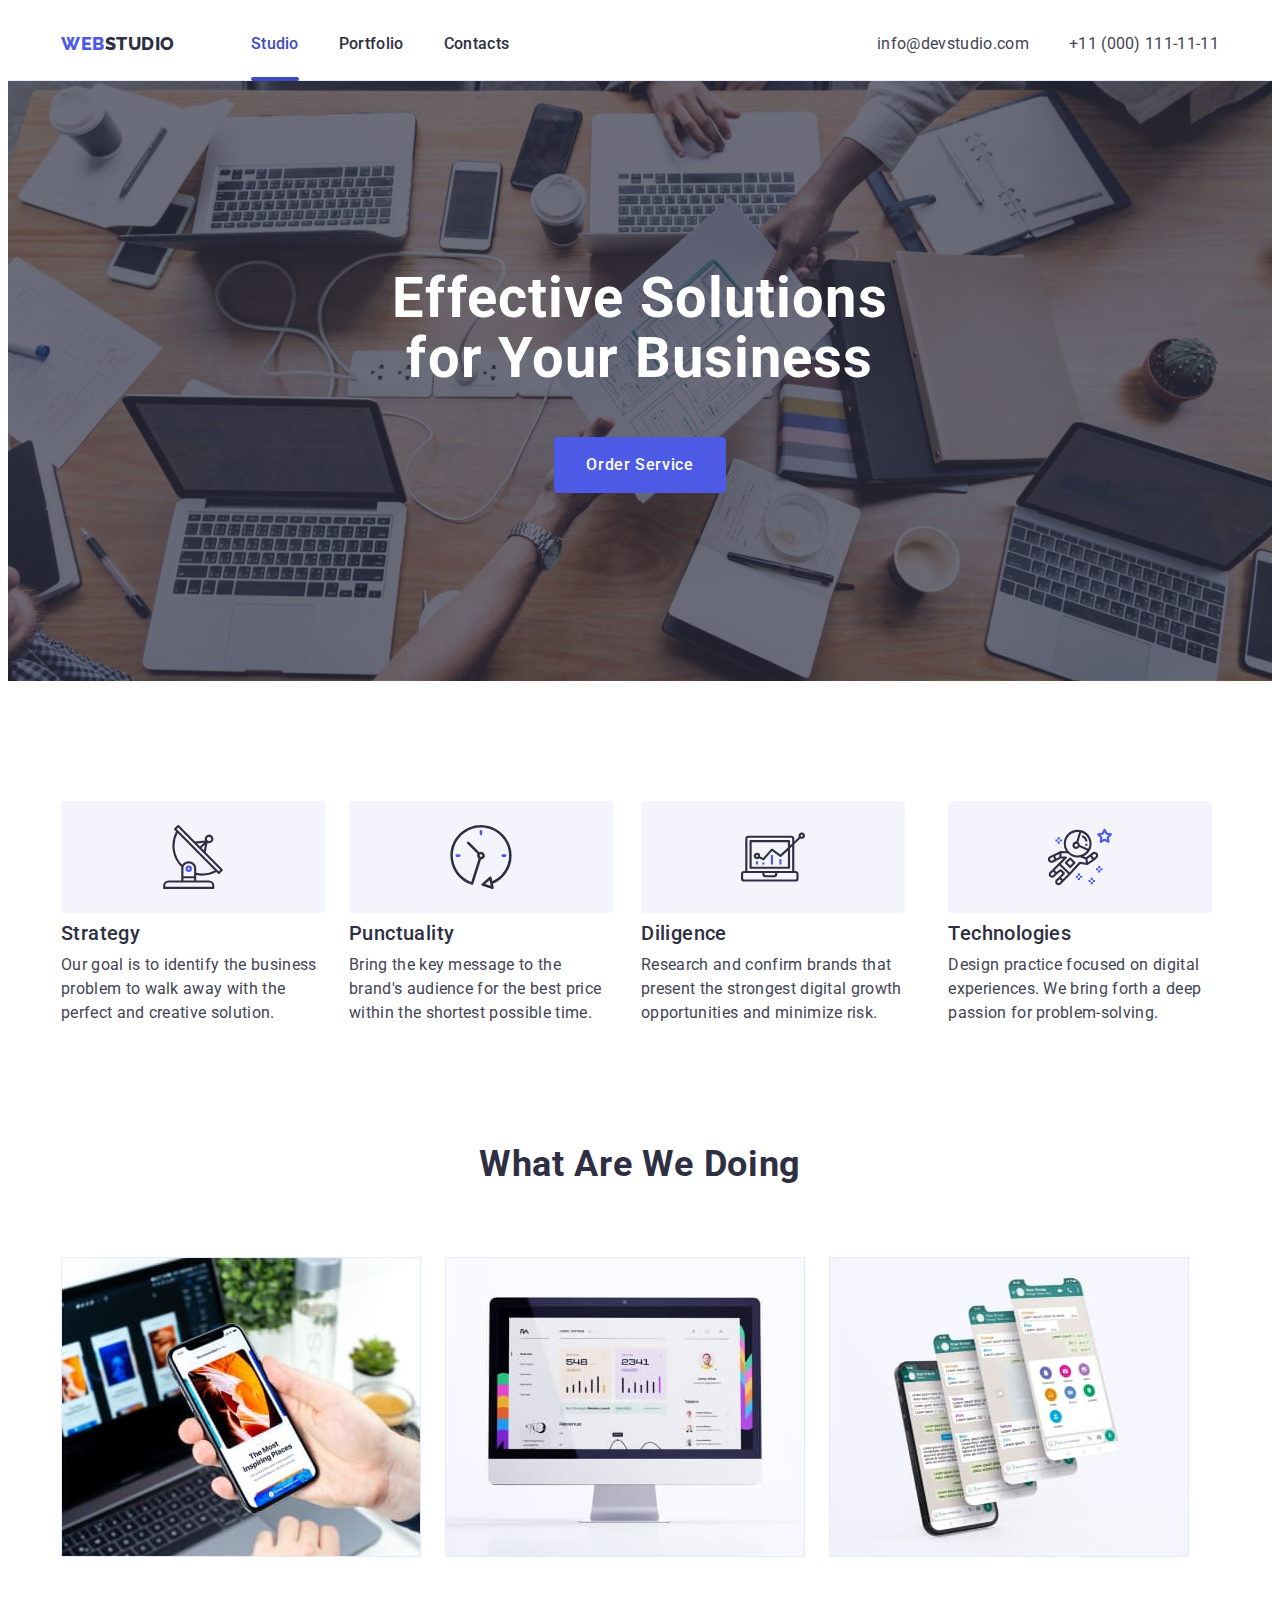
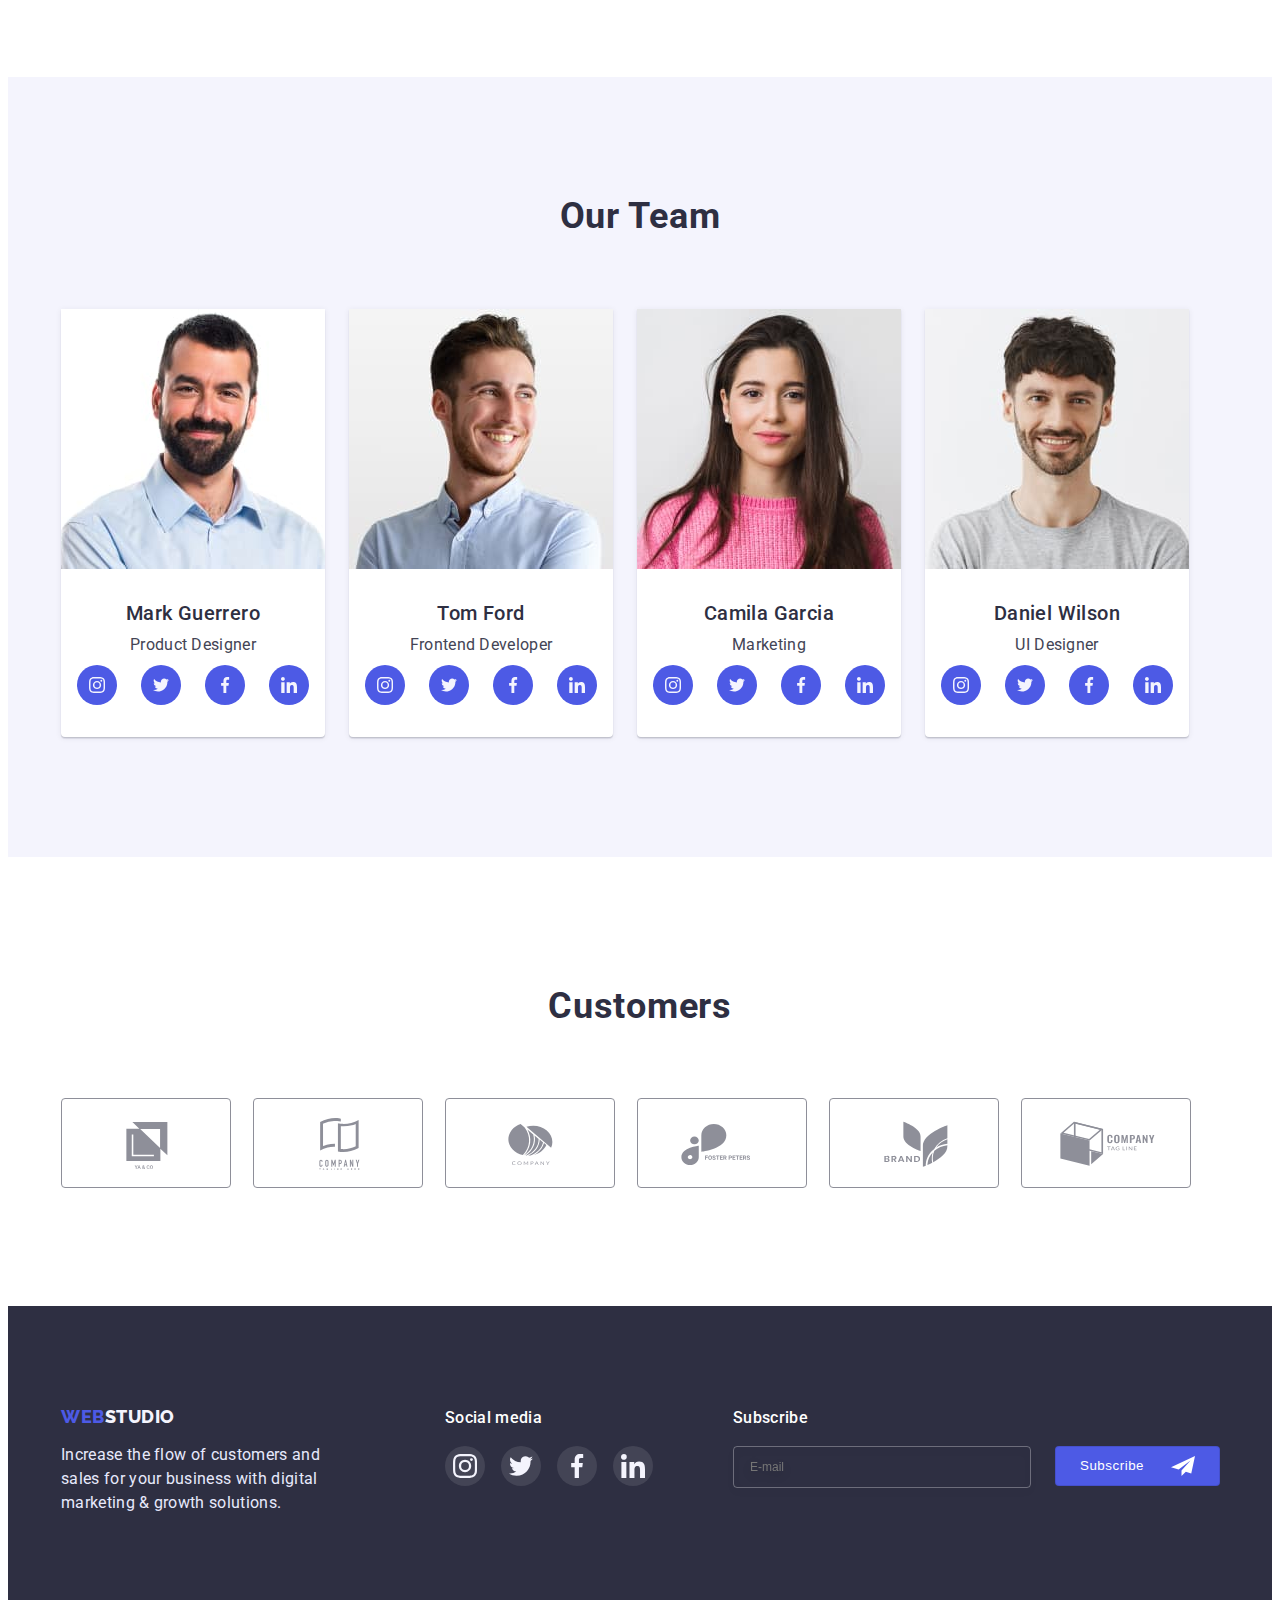
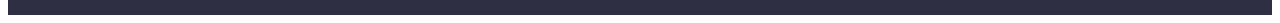
<file: index.html>
<!DOCTYPE html>
<html lang="en">
<head>
    <meta charset="UTF-8">
    <meta http-equiv="X-UA-Compatible" content="IE=edge">
    <meta name="viewport" content="width=device-width, initial-scale=1.0">
    <title>Effective Solutions for Your Business</title>
    <link rel="preconnect" href="https://fonts.googleapis.com">
    <link rel="preconnect" href="https://fonts.gstatic.com" crossorigin>
    <link href="https://fonts.googleapis.com/css2?family=Raleway:wght@800&family=Roboto:wght@400;500;700;900&display=swap" rel="stylesheet">
    <link rel="stylesheet" href="https://cdnjs.cloudflare.com/ajax/libs/modern-normalize/1.1.0/modern-normalize.min.css" integrity="sha512-wpPYUAdjBVSE4KJnH1VR1HeZfpl1ub8YT/NKx4PuQ5NmX2tKuGu6U/JRp5y+Y8XG2tV+wKQpNHVUX03MfMFn9Q==" crossorigin="anonymous" referrerpolicy="no-referrer" />
    <link rel="stylesheet" href="css/style.css">
</head>
<body>
<header class="header">
    <div class="container header-сontainer">
<nav class="header-nav"> 
    <a class="logo link" href="./portfolio.html">
     <span class="logo-two">Web</span>Studio</a>
    <ul class="header-list list">
        <li class="header-item"><a class="header-link current link" href="index.html">Studio</a></li>
        <li class="header-item"><a class="header-link link" href="portfolio.html">Portfolio</a></li>
        <li class="header-item"><a class="header-link link" href="">Contacts</a></li>
    </ul>    
</nav>
<address class="address">
     <ul class="address-contact list">
        <li class="contact"><a class="contact-link link" href="mailto:info@devstudio.com">info@devstudio.com</a></li>
        <li class="contact"><a class="contact-link link" href="tel:+110001111111">+11 (000) 111-11-11</a></li>
     </ul>
</address>
</div>
</header>
<main>
    <section class="hero">
        <div class="container">
        <h1 class="hero-title">
            Effective Solutions
            for Your Business</h1>  
        <button class="btn btn-style" type="button" data-modal-open>Order Service</button>
         </div>  
    </section>
        <section class="about">
           <div class="container">
                <h2 class="hidden">features</h2>
                <ul class="about-list">
                    <li class="about-item">
                       <div class="about-soc">
                            <svg width="64" height="64">
                                <use href="./images/icons.svg#icon-antenna">
                                </use>
                            </svg>
                       </div>
                    <h3 class="about-title">Strategy</h3>
                    <p class="about-after-title">Our goal is to identify the business
                        problem to walk away with the perfect and creative solution. </p>
                    </li>
                    <li class="about-item">
                        <div class="about-soc">
                        <svg width="64" height="64">
                            <use href="./images/icons.svg#icon-clock">   
                                </use>
                            
                        </svg>
                        </div>
                    <h3 class="about-title">Punctuality</h3>
                    <p class="about-after-title">Bring the key message to the brand's audience for the best price within the shortest possible time. </p>
                    </li>
                    <li class="about-item">
                        <div class="about-soc">
                            <svg width="64" height="64">
                                <use href="./images/icons.svg#icon-diagram">
                                </use>
                            </svg>
                        </div>
                    <h3 class="about-title">Diligence</h3>
                    <p class="about-after-title">Research and confirm brands that present the strongest digital growth opportunities and minimize risk. </p>
                    </li>
                    <li class="about-item">
                        <div class="about-soc">
                            <svg width="64" height="64">
                                <use href="./images/icons.svg#icon-astronaut">
                                </use>
                            </svg>
                        </div>
                    <h3 class="about-title">Technologies</h3>
                    <p class="about-after-title">Design practice focused on digital experiences. We bring forth a deep passion for problem-solving. </p>
                    </li>
                </ul>
           </div>
        </section>
        <section class="work">
            <div class="container">
                <h2 class="work-title">What are we doing</h2>
                <ul class="work-list list">
                     <li class="work-item">
                        <img src="./images/5.jpg" alt="monitor" width="360" height="300">
                     </li>
                     <li class="work-item">
                         <img src="./images/6.jpg" alt="screen" width="360" height="300">
                     </li>
                     <li class="work-item"><img src="./images/7.jpg" alt="calling" width="360" height="300">
                     </li>
                </ul>
            </div>
         </section>
         <section class="team">
           <div class="container">
                <h2 class="team-title">Our Team</h2>
             <ul class="team-list list">
             <li class="team-item">
                <img src="./images/1.jpg" alt="Product Designer" width="264" height="260">
                <h3 class="team-title-employee">Mark Guerrero</h3>
                <p class="team-after-title">Product Designer</p>
                    <ul class="team-soc-list list">
                        <li class="team-soc-item"><a href="" class="team-soc-link link"><svg class="team-soc-icon" width="16" height="16">
                            <use href="./images/icons.svg#icon-instagram"></use>
                        </svg></a></li>
                        <li class="team-soc-item"><a href="" class="team-soc-link link"><svg class="team-soc-icon" width="16" height="16">
                            <use href="./images/icons.svg#icon-twitter"></use>
                        </svg></a></li>
                        <li class="team-soc-item"><a href="" class="team-soc-link link"><svg class="team-soc-icon" width="16" height="16">
                            <use href="./images/icons.svg#icon-facebook"></use>
                        </svg></a></li>
                        <li class="team-soc-item"><a href="" class="team-soc-link link"><svg class="team-soc-icon" width="16" height="16">
                            <use href="./images/icons.svg#icon-linkedin"></use>
                        </svg></a></li>
                    </ul>
             </li>
             <li class="team-item">
                <img src="./images/2.jpg" alt="Frontend Developer" width="264" height="260">
                <h3 class="team-title-employee">Tom Ford</h3>
                <p class="team-after-title">Frontend Developer</p>
                    <ul class="team-soc-list list">
                        <li class="team-soc-item"><a href="" class="team-soc-link link"><svg class="team-soc-icon" width="16" height="16">
                            <use href="./images/icons.svg#icon-instagram"></use>
                        </svg></a></li>
                        <li class="team-soc-item"><a href="" class="team-soc-link link"><svg class="team-soc-icon" width="16" height="16">
                            <use href="./images/icons.svg#icon-twitter"></use>
                        </svg></a></li>
                        <li class="team-soc-item"><a href="" class="team-soc-link link"><svg class="team-soc-icon" width="16" height="16">
                            <use href="./images/icons.svg#icon-facebook"></use>
                        </svg></a></li>
                        <li class="team-soc-item"><a href="" class="team-soc-link link"><svg class="team-soc-icon" width="16" height="16">
                            <use href="./images/icons.svg#icon-linkedin"></use>
                        </svg></a></li>
                    </ul>
             </li>
             <li class="team-item">
                <img src="./images/3.jpg" alt="Marketing" width="264" height="260">
                <h3 class="team-title-employee">Camila Garcia</h3>
                <p class="team-after-title">Marketing</p>
                    <ul class="team-soc-list list">
                        <li class="team-soc-item"><a href="" class="team-soc-link link"><svg class="team-soc-icon" width="16" height="16">
                            <use href="./images/icons.svg#icon-instagram"></use>
                        </svg></a></li>
                        <li class="team-soc-item"><a href="" class="team-soc-link link"><svg class="team-soc-icon" width="16" height="16">
                            <use href="./images/icons.svg#icon-twitter"></use>
                        </svg></a></li>
                        <li class="team-soc-item"><a href="" class="team-soc-link link"><svg class="team-soc-icon" width="16" height="16">
                            <use href="./images/icons.svg#icon-facebook"></use>
                        </svg></a></li>
                        <li class="team-soc-item"><a href="" class="team-soc-link link"><svg class="team-soc-icon" width="16" height="16">
                            <use href="./images/icons.svg#icon-linkedin"></use>
                        </svg></a></li>
                    </ul>
             </li>
             <li class="team-item">
                <img src="./images/4.jpg" alt="UI Designer" width="264" height="260">
                <h3 class="team-title-employee">Daniel Wilson</h3>
                <p class="team-after-title">UI Designer</p>
                    <ul class="team-soc-list list">
                        <li class="team-soc-item"><a href="" class="team-soc-link link"><svg class="team-soc-icon" width="16" height="16">
                            <use href="./images/icons.svg#icon-instagram"></use>
                        </svg></a></li>
                        <li class="team-soc-item"><a href="" class="team-soc-link link"><svg class="team-soc-icon" width="16" height="16">
                            <use href="./images/icons.svg#icon-twitter"></use>
                        </svg></a></li>
                        <li class="team-soc-item"><a href="" class="team-soc-link link"><svg class="team-soc-icon" width="16" height="16">
                            <use href="./images/icons.svg#icon-facebook"></use>
                        </svg></a></li>
                        <li class="team-soc-item"><a href="" class="team-soc-link link"><svg class="team-soc-icon" width="16" height="16">
                            <use href="./images/icons.svg#icon-linkedin"></use>
                        </svg></a></li>
                    </ul>
             </li>
             </ul>
           </div>
         </section>
         <section class="customers">
            <div class="container">
                <h2 class="customers-title">Customers</h2>
                <ul class="customers-list list">
                    <li class="customers-item">
                        <a href="" class="customers-link">
                            <svg class="customers-icon" width="104" height="56">
                                <use href="./images/icons.svg#icon-Logo"></use>
                            </svg>
                        </a>
                    </li>
                    <li class="customers-item">
                        <a href="" class="customers-link">
                            <svg class="customers-icon" width="104" height="56">
                                <use href="./images/icons.svg#icon-company"></use>
                            </svg>
                        </a>
                    </li>
                    <li class="customers-item">
                        <a href="" class="customers-link">
                            <svg class="customers-icon" width="104" height="56">
                                <use href="./images/icons.svg#icon-company2"></use>
                            </svg>
                        </a>
                    </li>
                    <li class="customers-item">
                        <a href="" class="customers-link">
                            <svg class="customers-icon" width="104" height="56">
                                <use href="./images/icons.svg#icon-client"></use>
                            </svg>
                        </a>
                    </li>
                    <li class="customers-item">
                        <a href="" class="customers-link">
                            <svg class="customers-icon" width="104" height="56">
                                <use href="./images/icons.svg#icon-brand"></use>
                            </svg>
                        </a>
                    </li>
                    <li class="customers-item">
                        <a href="" class="customers-link">
                            <svg class="customers-icon" width="104" height="56">
                                <use href="./images/icons.svg#icon-tagline"></use>
                            </svg>
                        </a>
                    </li>
                </ul>
            </div>
         </section>
</main>
<footer class="footer">
<div class="container footer-container">
    <div class="footer-info">
             <a class="footer-logo link" href="./index.html"><span class="footer-logo-two">Web</span>Studio</a>
             <p class="footer-text">Increase the flow of customers and sales for your business with digital marketing & growth solutions.         
             </p>
    </div>
    <div class="footer-soc">
        <b class="footer-title">Social media</b>
        <ul class="footer-list list">
            <li class="footer-item"><a href="" class="footer-soc-link link"><svg class="footer-soc-icon" width="24" height="24"><use href="./images/icons.svg#icon-instagram"></use></svg></a></li>
            <li class="footer-item"><a href="" class="footer-soc-link link"><svg class="footer-soc-icon" width="24" height="24"><use href="./images/icons.svg#icon-twitter"></use></svg></a></li>
            <li class="footer-item"><a href="" class="footer-soc-link link"><svg class="footer-soc-icon" width="24" height="24"><use href="./images/icons.svg#icon-facebook"></use></svg></a></li>
            <li class="footer-item"><a href="" class="footer-soc-link link"><svg class="footer-soc-icon" width="24" height="24"><use href="./images/icons.svg#icon-linkedin"></use></svg></a></li>
        </ul>
    </div>
    <div class="sub">
        <p class="sub-title">Subscribe</p>
        <form class="sub-form">
          <input type="email"
          class="sub-input"
          name="sub-email"
          placeholder="E-mail"
          required
          /> 
          <button class="sub-btn" type="submit">Subscribe
            <svg class="sub-icon" width="24" height="24">
                <use href="./images/icons.svg#icon-frame">
                </use>
            </svg>
          </button>
        </form>
    </div>
</div>
</footer>
<div class="backdrop is-hidden" data-modal>
    <div class="modal">
        <button type="button" class="modal-close" data-modal-close>
            <svg class="modal-icon" width="8" height="8">
                <use href="./images/icons.svg#icon-close"></use>
            </svg>    
        </button>
        <p class="modal-title">Leave your contacts and we will call you back</p>
        <form class="modal-form">
                <label class="lab">
                    <span class="input-text">Name</span>
                    <span class="input-wrap">
                        <input type="text" 
                        name="user-name" 
                        class="modal-input" 
                        required
                        />
                        <svg class="modal-icons" width="18" height="24">
                        <use href="./images/icons.svg#icon-person">  
                        </use>
                        </svg>
                        </span>
                </label>
                <label class="lab">
                    <span class="input-text">Phone</span>
                    <span class="input-wrap">
                        <input type="tel"
                        name="user-tel"
                        class="modal-input"
                        required
                        />
                    <svg class="modal-icons" width="18" height="24">
                        <use href="./images/icons.svg#icon-phone">  
                        </use>
                    </svg>
                    </span>
                </label>
                <label class="lab">
                    <span class="input-text">Email</span>
                    <span class="input-wrap">
                    <input type="email"
                    name="user-email"
                    class="modal-input"
                    required
                    />
                    <svg class="modal-icons" width="18" height="24">
                    <use href="./images/icons.svg#icon-email">  
                    </use>
                    </svg>
                    </span>
                </label>
                <label class="lab inp">
                    <span class="input-text">Comment</span>
                    <textarea 
                    class="modal-message comment-text" 
                    name="user-comment" 
                    placeholder="Text input"
                    required
                    ></textarea>
                 </label>
                 <div>
                        <input 
                        class="input-check hidden" 
                        name="checkbox"
                        id="policy" 
                        type="checkbox" 
                        value="true" 
                        />
                        <label for="policy" class="checkbox-text">
                        <span>
                            <svg class="check-icon" width="10" height="8">
                                <use href="./images/icons.svg#icon-check">  
                                </use>
                                </svg> 
                                </span>  
                        I accept the terms and conditions of the &nbsp;<a class="priv" href="#">Privacy Policy</a></label>
                 </div>
              <button 
              class="cb-btn" 
              type="submit">Send</button>
        </form>
    </div>
</div>
<script src="./js/modal.js">
</script>
</body>
</html>
</file>
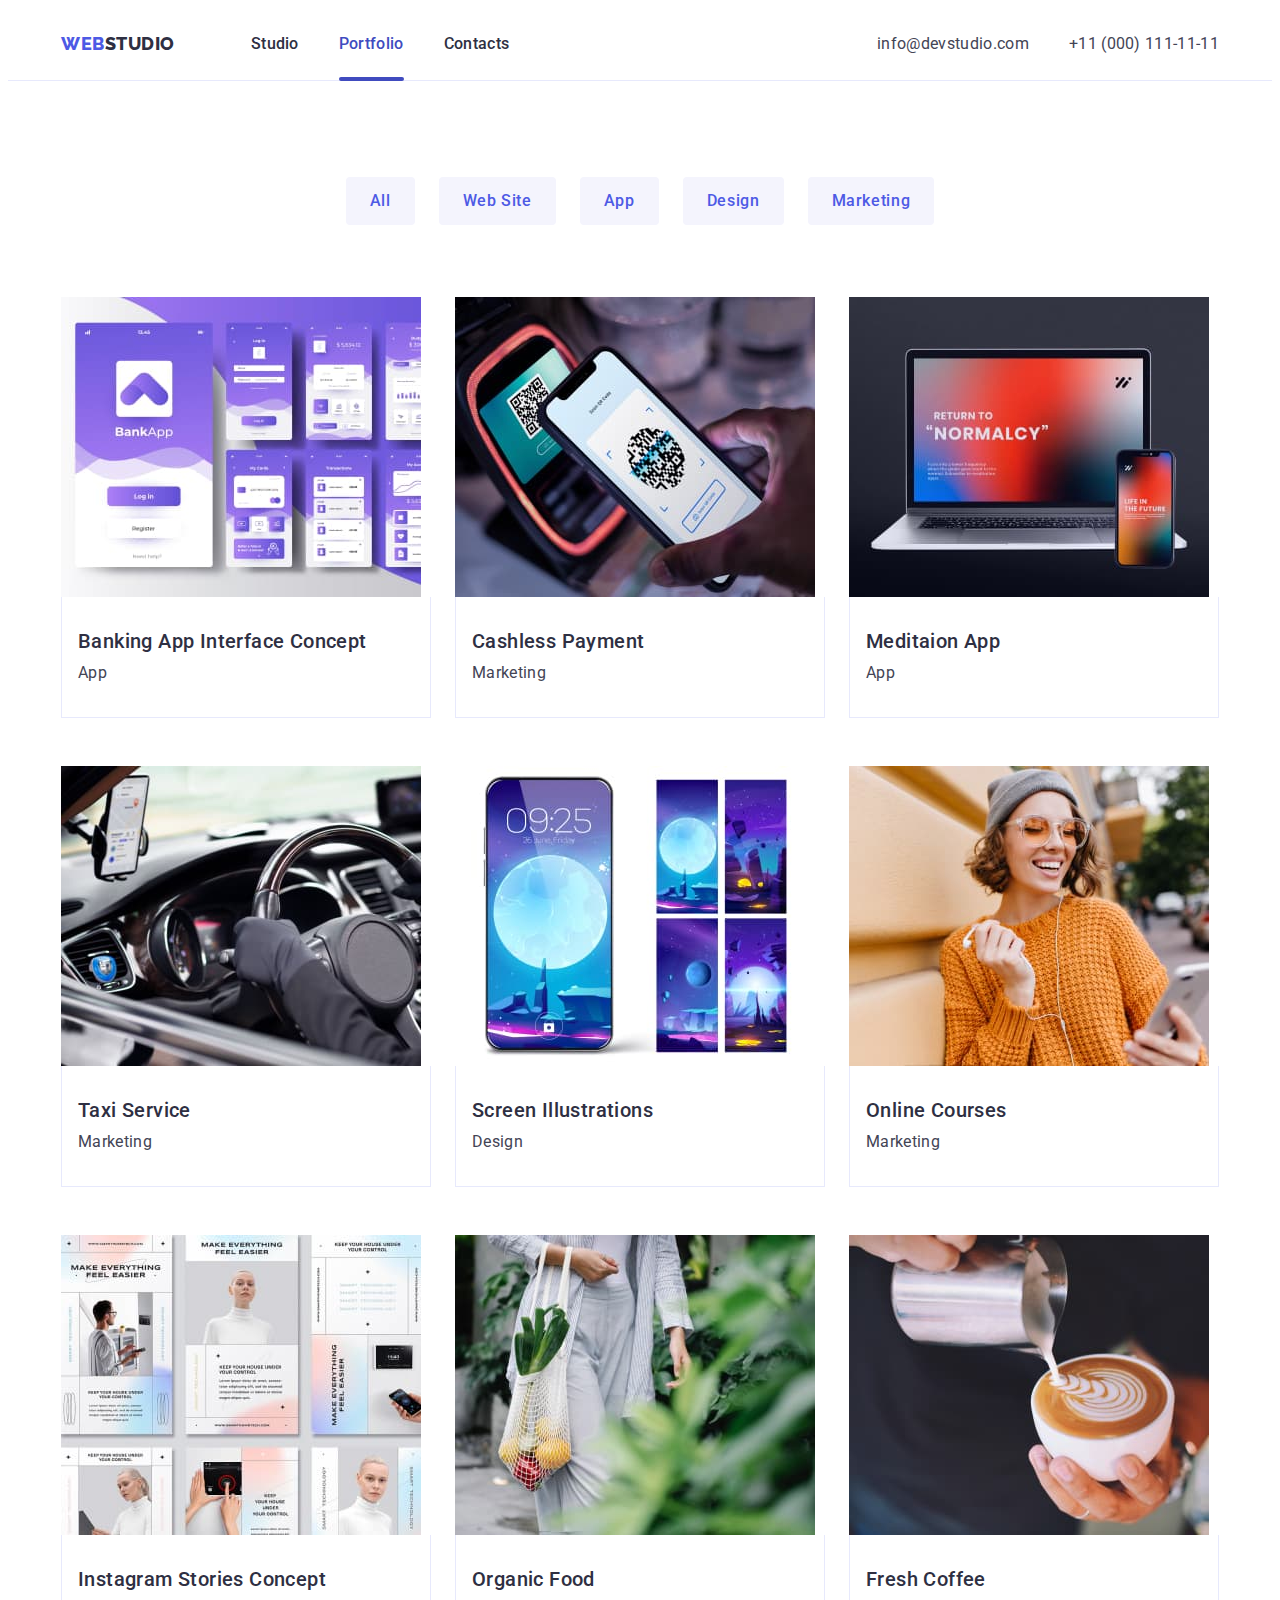
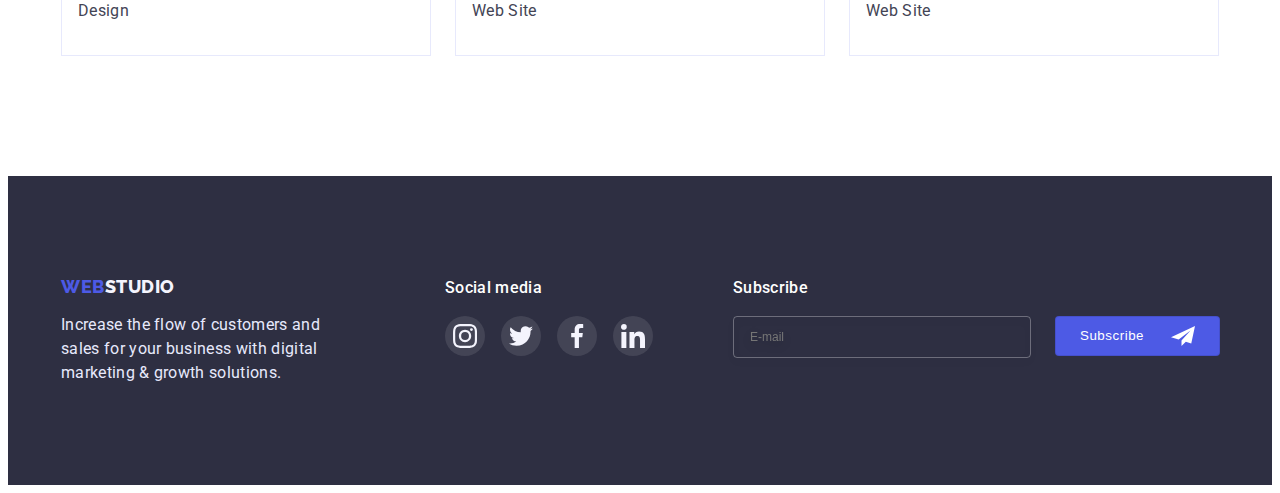
<file: portfolio.html>
<!DOCTYPE html>
<html lang="en">
<head>
    <meta charset="UTF-8">
    <meta http-equiv="X-UA-Compatible" content="IE=edge">
    <meta name="viewport" content="width=device-width, initial-scale=1.0">
    <title>Effective Solutions for Your Business</title>
    <link rel="preconnect" href="https://fonts.googleapis.com">
    <link rel="preconnect" href="https://fonts.gstatic.com" crossorigin>
    <link href="https://fonts.googleapis.com/css2?family=Raleway:wght@800&family=Roboto:wght@400;500;700;900&display=swap" rel="stylesheet">
    <link rel="stylesheet" href="https://cdnjs.cloudflare.com/ajax/libs/modern-normalize/1.1.0/modern-normalize.min.css" integrity="sha512-wpPYUAdjBVSE4KJnH1VR1HeZfpl1ub8YT/NKx4PuQ5NmX2tKuGu6U/JRp5y+Y8XG2tV+wKQpNHVUX03MfMFn9Q==" crossorigin="anonymous" referrerpolicy="no-referrer" />
    <link rel="stylesheet" href="css/style.css">
</head>
<body>
    <header class="header">
        <div class="container header-сontainer">
    <nav class="header-nav"> 
        <a class="logo link" href="./index.html">
         <span class="logo-two">Web</span>Studio</a>
        <ul class="header-list list">
            <li class="header-item"><a class="header-link link" href="index.html">Studio</a></li>
            <li class="header-item"><a class="header-link current link" href="portfolio.html">Portfolio</a></li>
            <li class="header-item"><a class="header-link link" href="">Contacts</a></li>
        </ul>    
    </nav>
    <address class="address">
         <ul class="address-contact list">
            <li class="contact"><a class="contact-link link" href="mailto:info@devstudio.com">info@devstudio.com</a></li>
            <li class="contact"><a class="contact-link link" href="tel:+110001111111">+11 (000) 111-11-11</a></li>
         </ul>
    </address>
    </div>
    </header>
<main>
    <section class="card">
        <div class="container">
            <h1 class="hidden">Our services</h1>
            <ul class="button-list list">
                <li class="button-item"><button class="btn" type="button">All</button></li>
                <li class="button-item"><button class="btn" type="button">Web Site</button></li>
                <li class="button-item"><button class="btn" type="button">App</button></li>
                <li class="button-item"><button class="btn" type="button">Design</button></li>
                <li class="button-item"><button class="btn" type="button">Marketing</button></li>
            </ul>
            <ul class="card-list list">
                <li class="card-items">
                    <a class="card-link link" href="./images/11.jpg">
                         <div class="card-wrap">
                        <img src="./images/11.jpg" alt="Banking App Interface Concept" width="360" height="300">
                      <div class="card-overlay">
                            <p class="card-cover-text">
                                14 Stylish and User-Friendly App Design Concepts · 
                                Task Manager App · Calorie Tracker App · 
                                Exotic Fruit Ecommerce App · Cloud Storage App</p>
                      </div>
                    </div>
                    <div class="portfolio-card">
                        <h2 class="card-title">Banking App Interface Concept</h2>
                        <p class="card-text">App</p>
                    </div>
                </a>
                </li> 
                <li class="card-items">
                    <a class="card-link link" href="./images/12.jpg">
                         <div class="card-wrap">
                    <img src="./images/12.jpg" alt="Cashless Payment" width="360" height="300">
                    <div class="card-overlay">
                            <p class="card-cover-text">
                                14 Stylish and User-Friendly App Design Concepts · 
                                Task Manager App · Calorie Tracker App · 
                                Exotic Fruit Ecommerce App · Cloud Storage App</p>
                      </div>
                    </div>
                    <div class="portfolio-card">
                        <h2 class="card-title">Cashless Payment</h2>
                        <p class="card-text">Marketing</p>
                    </div>
                </a>
                </li>
                <li class="card-items">
                     <a class="card-link link" href="./images/13.jpg">
                         <div class="card-wrap">
                    <img src="./images/13.jpg" alt="Meditaion App" width="360" height="300">
                    <div class="card-overlay">
                            <p class="card-cover-text">
                                14 Stylish and User-Friendly App Design Concepts · 
                                Task Manager App · Calorie Tracker App · 
                                Exotic Fruit Ecommerce App · Cloud Storage App</p>
                      </div>
                    </div>
                    <div class="portfolio-card">
                        <h2 class="card-title">Meditaion App</h2>
                        <p class="card-text">App</p>
                    </div>
                </a>
                </li>
                <li class="card-items">
                     <a class="card-link link" href="./images/14.jpg">
                         <div class="card-wrap">
                    <img src="./images/14.jpg" alt="Taxi Service" width="360" height="300">
                    <div class="card-overlay">
                            <p class="card-cover-text">
                                14 Stylish and User-Friendly App Design Concepts · 
                                Task Manager App · Calorie Tracker App · 
                                Exotic Fruit Ecommerce App · Cloud Storage App</p>
                      </div>
                    </div>
                   <div class="portfolio-card">
                        <h2 class="card-title">Taxi Service</h2>
                        <p class="card-text">Marketing</p>
                   </div>
                </a>
                </li>
                <li class="card-items">
                     <a class="card-link link" href="./images/15.jpg">
                         <div class="card-wrap">
                    <img src="./images/15.jpg" alt="Screen Illustrations" width="360" height="300">
                    <div class="card-overlay">
                            <p class="card-cover-text">
                                14 Stylish and User-Friendly App Design Concepts · 
                                Task Manager App · Calorie Tracker App · 
                                Exotic Fruit Ecommerce App · Cloud Storage App</p>
                      </div>
                    </div>
                    <div class="portfolio-card">
                        <h2 class="card-title">Screen Illustrations</h2>
                        <p class="card-text">Design</p>
                    </div>
                </a>
                </li>
                <li class="card-items">
                    <a class="card-link link" href="./images/16.jpg">
                         <div class="card-wrap">
                    <img src="./images/16.jpg" alt="Online Courses" width="360" height="300">
                    <div class="card-overlay">
                            <p class="card-cover-text">
                                14 Stylish and User-Friendly App Design Concepts · 
                                Task Manager App · Calorie Tracker App · 
                                Exotic Fruit Ecommerce App · Cloud Storage App</p>
                      </div>
                    </div>
                    <div class="portfolio-card">
                        <h2 class="card-title">Online Courses</h2>
                        <p class="card-text">Marketing</p>
                    </div>
                </a>
                </li>
                <li class="card-items">
                    <a class="card-link link" href="./images/17.jpg">
                         <div class="card-wrap">
                    <img src="./images/17.jpg" alt="Instagram Stories Concept" width="360" height="300">
                    <div class="card-overlay">
                            <p class="card-cover-text">
                                14 Stylish and User-Friendly App Design Concepts · 
                                Task Manager App · Calorie Tracker App · 
                                Exotic Fruit Ecommerce App · Cloud Storage App</p>
                      </div>
                    </div>
                   <div class="portfolio-card">
                        <h2 class="card-title">Instagram Stories Concept</h2>
                        <p class="card-text">Design</p>
                   </div>
                </a>
                </li>
                 <li class="card-items">  
                    <a class="card-link link" href="./images/18.jpg">
                         <div class="card-wrap">
                    <img src="./images/18.jpg" alt="fruit bag" width="360" height="300">
                    <div class="card-overlay">
                            <p class="card-cover-text">
                                14 Stylish and User-Friendly App Design Concepts · 
                                Task Manager App · Calorie Tracker App · 
                                Exotic Fruit Ecommerce App · Cloud Storage App</p>
                      </div>
                    </div>
                    <div class="portfolio-card">
                        <h2 class="card-title">Organic Food</h2>
                        <p class="card-text">Web Site</p>
                    </div>
                </a>
                </li>
                <li class="card-items">
                    <a class="card-link link" href="./images/19.jpg">
                         <div class="card-wrap">
                    <img src="./images/19.jpg" alt="barista" width="360" height="300">
                    <div class="card-overlay">
                            <p class="card-cover-text">
                                14 Stylish and User-Friendly App Design Concepts · 
                                Task Manager App · Calorie Tracker App · 
                                Exotic Fruit Ecommerce App · Cloud Storage App</p>
                      </div>
                    </div>
                    <div class="portfolio-card">
                        <h2 class="card-title">Fresh Coffee</h2>
                        <p class="card-text">Web Site</p>
                    </div>
                </a>
                </li>
            </ul>
        </div>
    </section>
</main>
<footer class="footer">
    <div class="container footer-container">
        <div class="footer-info">
                 <a class="footer-logo link" href="./index.html"><span class="footer-logo-two">Web</span>Studio</a>
                 <p class="footer-text">Increase the flow of customers and sales for your business with digital marketing & growth solutions.         
                 </p>
        </div>
        <div class="footer-soc">
            <b class="footer-title">Social media</b>
            <ul class="footer-list list">
                <li class="footer-item"><a href="" class="footer-soc-link link"><svg class="footer-soc-icon" width="24" height="24"><use href="./images/icons.svg#icon-instagram"></use></svg></a></li>
                <li class="footer-item"><a href="" class="footer-soc-link link"><svg class="footer-soc-icon" width="24" height="24"><use href="./images/icons.svg#icon-twitter"></use></svg></a></li>
                <li class="footer-item"><a href="" class="footer-soc-link link"><svg class="footer-soc-icon" width="24" height="24"><use href="./images/icons.svg#icon-facebook"></use></svg></a></li>
                <li class="footer-item"><a href="" class="footer-soc-link link"><svg class="footer-soc-icon" width="24" height="24"><use href="./images/icons.svg#icon-linkedin"></use></svg></a></li>
            </ul>
        </div>
        <div class="sub">
            <p class="sub-title">Subscribe</p>
            <form class="sub-form">
              <input type="email"
              class="sub-input"
              name="sub-email"
              placeholder="E-mail"
              required
              /> 
              <button class="sub-btn" type="submit">Subscribe
                <svg class="sub-icon" width="24" height="24">
                    <use href="./images/icons.svg#icon-frame">
                    </use>
                </svg>
              </button>
            </form>
        </div>
    </div>
    </footer>
    </body>
    </html>
</file>
<file: css/style.css>
:root {
--main-title-color: #FFFFFF;
--second-title-color: #434455;
--accent-color: #2E2F42;
--pre-color: #F4F4FD;
--after-color: #E7E9FC;
--another-color: #4D5AE5;
--alternative-color: #404BBF;
--footer-color: #31D0AA;
--border-color: #8E8F99;
--modal-background-color: #FCFCFC;

--l-gra: rgba(46, 47, 66, 0.7),rgba(46, 47, 66, 0.7);
--tra: 250ms cubic-bezier(0.4, 0, 0.2, 1);}
/* --------------------------body-------------------- */
body {
font-family: 'Roboto', sans-serif;
color: var(--second-title-color) ;
background-color: var(--main-title-color) ;
font-size: 16px;
}

.container {
    width: 1158px;
    padding: 0 15px;
    margin: 0 auto;
   }

p,
h1,
h2,
h3
{
    margin: 0;
}
ul {
    margin: 0;
    padding: 0;
}



   img {display: block;
}

.link {text-decoration: none;}
.list{list-style: none;}
 
    /* ------------------logo------------ */
    .logo {
        font-family: 'Raleway', sans-serif;
        font-weight: 800;
        font-size: 18px;
        line-height: 1.33;
        letter-spacing: 0.03em;
        text-transform: uppercase;
        color: var(--accent-color);
        }
        .logo-two { 
        color: var(--another-color);
        }
        .header-list .header-link {
        font-weight: 500;
        line-height: 1.5;
        letter-spacing: 0.02em;
        color: var(--accent-color);
        }
        .header-nav .header-link:hover,
        .header-nav .header-link:focus {color: var(--alternative-color)}

/* -----------------------------------header----------------------------- */
     

        .header { 
            border-bottom: 1px solid var(--after-color);
        }
        
        .header-сontainer { display: flex;
            align-items: center;
            justify-content: space-between;
        }
        .header-nav { display: flex;
            align-items: center;
        }

        .nav-header .logo {
            padding-top: 24px;
            padding-bottom: 24px;
        }
        
        .header-list {     
            display: flex;
            margin-left: 76px;
        }
        .header-list .header-item:not(:last-child) {
            margin-right: 40px;
        }
        
        .header-list .header-link {
            display: block;
            padding-top: 24px;
            padding-bottom: 24px; 
            transition: color var(--tra); 
        }
       
        .address {
            font-style: normal;
            letter-spacing: 0.02em; 
        }
        .address-contact {
            display: flex;
            align-items: center;
        }

        .contact-link {
            font-weight: 400;
            line-height: 1.5;
            letter-spacing: 0.02em;
            color: var(--second-title-color);
            }
        .contact-link:hover,
        .contact-link:focus {color: var(--alternative-color);}

        .contact-link {
            display: block;
            padding-top: 24px;
            padding-bottom: 24px;
            transition: color var(--tra);
        }

        .contact:not(:last-child) {
            margin-right: 40px;
        }
    
      /* --------------------підкреслення--------------------- */
        .header-link.current{position: relative;
        color: var(--alternative-color)}
        .current::after{
        position: absolute;
        display: block;
        content: "";
        width: 100%;
        height: 4px;
        left: 0px;
        bottom: -1px;
        background-color: var(--alternative-color);
        border-radius: 2px;
        transition: color var(--tra);
      }
/* --------------------------hero-------------------- */
.hero {
    background-color: var(--accent-color);
    background-image: linear-gradient(var(--l-gra)), url(../images/hero-bg.jpg);
    background-repeat: no-repeat;
    background-position: center;
    background-size: cover;
    padding-top: 188px;
    padding-bottom: 188px;
    margin-right: auto;
    margin-left: auto;
    text-align: center;
    max-width: 1440px;
}
.hero-title {
font-size: 56px;
line-height: 1.07;
text-align: center;
letter-spacing: 0.02em;
color: var(--main-title-color);
width: 496px;
margin-bottom: 48px;
margin-left:auto;
margin-right: auto;
}
/* --------------------------button-------------------- */
.btn { 
    font-family: 'Roboto', sans-serif;
    font-weight: 500;
    font-size: 16px;
    line-height: 1.5;
    letter-spacing: 0.04em;
    cursor: pointer;
    border: none;
    color: var(--another-color);
    background-color: var(--pre-color);
    border-radius: 4px;
    padding:12px 24px;
    transition: background-color var(--tra), color var(--tra), box-shadow var(--tra);
}

.button-list {
    display: flex;
    justify-content: center;
    margin-bottom: 72px;
 }

 .button-list .button-item:not(:last-child) {
    margin-right: 24px;
 }

.btn-style {
    padding: 16px 32px;
    border-radius: 4px;
    min-width: 169px;
    min-height: 56px;
}
.btn:hover, .btn:focus {background-color: var(--alternative-color);
color: var(--main-title-color);
box-shadow: 0px 3px 1px rgba(0, 0, 0, 0.1), 0px 2px 1px rgba(0, 0, 0, 0.08), 0px 2px 2px rgba(0, 0, 0, 0.12);
}
.btn-style {
    color: var(--main-title-color);
    background-color: var(--another-color);
    transition: background-color var(--tra);}
    .btn-style:hover, .btn-style:focus {background-color: var(--alternative-color);
    }
/* --------------------------about-------------------- */
.about {
    padding-top: 120px;
    padding-bottom: 120px;
}

.about-list{ display: flex;}

.about-list .about-item:not(:last-child) {
    margin-right: 24px;
}

.about-item { list-style-type:  none;
}



.about-soc { 
    display: flex;
    align-items: center;
    justify-content: center;
    width: 264px;
    height: 112px;
    margin-bottom: 8px;
    background-color: var(--pre-color);
    border-radius: 4px;
}

.about-title {
    margin-bottom: 8px;
    font-weight: 500;
    font-size: 20px;
    line-height: 1.2;
    letter-spacing: 0.02em;
    color:var(--accent-color);
}
.about-after-title {
    line-height: 1.5;
    letter-spacing: 0.02em;
    color: var(--second-title-color);
}
.about-item {
}
/* --------------------------work-------------------- */
.work {
    padding-bottom: 120px;
}
.work-list {display: flex;}

.work-title {
    font-size: 36px;
    line-height: 1.11;
    text-align: center;
    letter-spacing: 0.02em;
    text-transform: capitalize;
    color: var(--accent-color);
    margin-bottom: 72px;}
    
 .work-item:not(:last-child){
    margin-right: 24px;
}
/* --------------------------team-------------------- */
.team{background-color: var(--pre-color); padding-top: 120px;
    padding-bottom: 120px;}

.team-list {display: flex;}

.team-title {
font-size: 36px;
line-height: 1.11;
text-align: center;
letter-spacing: 0.02em;
text-transform: capitalize;
color: var(--accent-color);
margin-bottom: 72px;

}
.team-item:not(:last-child) { margin-right: 24px;
}
.team-item { list-style-type:  none;
}
.team-item {background: var(--main-title-color);
    box-shadow: 0px 1px 6px rgba(46, 47, 66, 0.08), 0px 1px 1px rgba(46, 47, 66, 0.16), 0px 2px 1px rgba(46, 47, 66, 0.08);
    border-radius: 0px 0px 4px 4px;
    padding-bottom: 32px;}

.team-title-employee {
font-weight: 500;
font-size: 20px;
line-height: 1.2;
text-align: center;
letter-spacing: 0.02em;
color: var(--accent-color);
margin-bottom: 8px;
}
.team-after-title {
    line-height: 1.5;
    text-align: center;
    letter-spacing: 0.02em;
    color: var(--second-title-color);
}

.team-title-employee {
    padding-top: 32px;
}

.team-soc-list {
    display: flex;
    justify-content: center;
    gap: 24px;
    margin-top: 8px;
}



.team-soc-item {
    width: 40px;
    height: 40px;
}

.team-soc-link {
    width: 100%;
    height: 100%;
    border-radius: 50%;
    display: flex;
    justify-content: center;
    align-items: center;
    background: var(--another-color);
    transition: background-color var(--tra);
}
.team-soc-link:is(:hover, :focus) {
    background-color: var(--alternative-color);
}
/* ----------------------------customers------------------------- */

.customers {
    padding-top: 130px;
    padding-bottom: 120px;
}



.customers-title {
    color: var(--accent-color);
    font-size: 36px;
    line-height: 1.1;
    text-align: center;
    letter-spacing: 0.02em;
    margin-bottom: 72px;
}

.customers-list {
display: flex;
gap: 24px;
}

.customers-item {
    width: 168px;
    height: 88px;
}

.customers-link {
    display: flex;
    justify-content: center;
    align-items: center;
    width: 100%;
    height: 100%;
    border: 1px solid var(--border-color);
    fill: var(--border-color);
    border-radius: 4px;
    transition: color var(--tra);
}

.customers-link:is(:hover, :focus) {
    fill: var(--alternative-color);
    border-color: var(--alternative-color);
}

/* --------------------------footer-------------------- */
.footer{
    background-color: var(--accent-color);
    padding-top: 100px;
    padding-bottom: 100px;
    

}

.footer-container {
    display: flex;
    }


.footer-logo {
font-family: 'Raleway', sans-serif;
font-weight: 800;
font-size: 18px;
line-height: 1.17;
align-items: center;
letter-spacing: 0.03em;
text-transform: uppercase;
color: var(--pre-color); 
}
.footer-logo-two {
font-family: 'Raleway', sans-serif;
font-style: normal;
font-weight: 800;
font-size: 18px;
line-height: 1.17;
align-items: center;
letter-spacing: 0.03em;
text-transform: uppercase;
color: var(--another-color);
}

.footer-info {margin-right: 120px;}


.footer-text { 
width: 264px;
line-height: 1.5;
letter-spacing: 0.02em; 
margin-top: 16px;
color: var(--after-color);
}

.footer-title {
    display: block;
    font-weight: 500;
    font-size: 16px;
    line-height: 1.5;
    letter-spacing: 0.02em;
    color: var(--main-title-color);
}
.footer-soc {
    width: 208px;
    height: 80px;
}

.footer-list {
    display: flex;
    width: 208px;
    height: 40px;
    gap: 16px;
    margin-top: 16px;
}

.footer-item {
    width: 40px;
    height: 40px;
}

.footer-soc-link {
    display: flex;
    width: 100%;
    height: 100%;
    justify-content: center;
    align-items: center;
    fill: var(--pre-color);
    background: rgba(255, 255, 255, 0.1);
    border-radius: 50%;
    transition: background-color var(--tra);
}

.footer-soc-link:is(:hover, :focus){
    background-color: var(--footer-color);
}

/* ---------------------SUBSCRIBE------------------*/

.sub {
    margin-left: 80px;
}
.sub-title {
font-weight: 500;
line-height: 1.5;
letter-spacing: 0.02em;
color: var(--main-title-color);
}
.sub-form {
    display: flex;
    margin-top: 16px;
}
.sub-input {
    width: 264px;
    height: 40px;
    padding: 0 16px;
    background-color: transparent;
    font-size: 12px;
    line-height: 2;
    border-radius: 4px;
    color: var(--main-title-color);
    border: 1px solid rgba(255, 255, 255, 0.3);
    filter: drop-shadow(0px 4px 4px rgba(0, 0, 0, 0.15));
    outline: none;
}
.sub-input:focus {
    border-color: var(--another-color);
}
.sub-btn {
    width: 165px;
    height: 40px;
    font-weight: 500;
    line-height: 1.5;
    letter-spacing: 0.04em;
    display: flex;
    justify-content: center;
    align-items: center;
    border: none;
    margin-left: 24px;
    padding: 8px 24px;
    border-radius: 4px;
    color: var(--main-title-color);
    border: 1px solid rgba(0, 0, 0, 0.1);
    background: var(--another-color);
    cursor: pointer;
    transition: background-color var(--tra);
    
}
.sub-btn:is(:hover, :focus) {
    background-color: var(--alternative-color);
}
.sub-icon{
    margin-left: auto;
    fill: var(--main-title-color);
}
/* -------------------------card-------------------- */
.card {
    padding-top: 96px;
    padding-bottom: 120px;
}

.card-list {
  display: flex;
  flex-wrap: wrap;
  row-gap: 48px;
  column-gap: 24px;   
}

.portfolio-card{
    border: 1px solid var(--after-color);  
    border-top: none;
    padding: 32px 16px ; 
    
}
.card-items {
    background-color: var(--main-title-color);
    flex-basis: calc((100% - 2 * 24px) / 3);
    }
    /* --------------анімація------------------- */
.card-wrap {
    position: relative;
    overflow: hidden;
}
.card-items:hover .card-overlay {transform: translateY(0);}
.card-overlay {
    position: absolute;
    top: 0;
    left: 0;
    background-color: var(--another-color);
    width: 100%;
    height: 100%;
    transform: translateY(100%);
    transition: transform var(--tra);
}
.card-cover-text{
    position: absolute;
    display: block;
    width: 296px;
    height: 96px;
    top: 40px;
    left: 32px;
    font-weight: 400;
    font-size: 16px;
    line-height:1.5;
    letter-spacing: 0.02em;
    color: var(--pre-color);
}
.card-title {
font-weight: 500;
font-size: 20px;
line-height: 1.2;
letter-spacing: 0.02em;
color: var(--accent-color);
}
.card-text {
    line-height: 1.5;
    letter-spacing: 0.02em;
    color: var(--second-title-color);
    margin-top: 8px;
}

.card-link {
    display: block;
    transition: box-shadow var(--tra);
}

.card-link:is(:hover, :focus){
    box-shadow: 0px 1px 6px rgba(46, 47, 66, 0.08), 0px 1px 1px rgba(46, 47, 66, 0.16), 0px 2px 1px rgba(46, 47, 66, 0.08);
}

/* ------------------hidden----------------- */
.hidden {
    position: absolute;
    width: 1px;
    height: 1px;
    margin: -1px;
    border: 0;
    padding: 0;
    white-space: nowrap;
    clip-path: inset(100%);
    clip: rect(0 0 0 0);
    overflow: hidden; 
}
/* -------------модальне вікно----------------- */
.backdrop {
    position: fixed;
    z-index: 100 ;
    top: 0;
    left: 0;
    width: 100%;
    height: 100%;
    background-color: rgba(46, 47, 66, 0.4);
    transition: opacity var(--tra), visibility var(--tra);
    
}

.backdrop.is-hidden {
    opacity: 0;
    visibility: hidden;
    pointer-events: none;
}
.modal {
    position:absolute;
    min-width: 408px;
    height: auto;
    left: 50%;
    top: 50%;
    transform: translate(-50%, -50%);
    opacity: 1; 
    background: var(--modal-background-color);
    box-shadow: 0px 1px 1px rgba(0, 0, 0, 0.14), 0px 1px 3px rgba(0, 0, 0, 0.12), 0px 2px 1px rgba(0, 0, 0, 0.2);
    border-radius: 4px;
    padding: 72px 24px 24px;
}
.modal-close {
    position: absolute;
    width: 24px;
    height: 24px;
    background: var(--after-color);
    border: 1px solid rgba(0, 0, 0, 0.1);
    border-radius: 50%;
    display: flex;
    align-items: center;
    justify-content: center;
    padding: 0;
    top: 24px;
    right: 24px;
    cursor: pointer;
    transition: background-color var(--tra), fill var(--main-title-color);
}
.modal-close:is(:hover,:focus){
    background-color: var(--alternative-color);  
    fill: var(--main-title-color);
}
.modal-title {
        font-weight: 500;
        line-height: 1.5;
        text-align: center;
        letter-spacing: 0.02em;
        color: var(--accent-color);
        margin-bottom: 16px;
}

.modal-input {
    width: 360px;
    height: 40px;
    padding-left: 38px;
    outline: transparent;
    background: var(--modal-background-color);
    border-radius: 4px;
    border: 1px solid rgba(33, 33, 33, 0.2);   
    transition: border-color var(--tra);
}
.modal-input:focus {
    border-color: var(--another-color);
}
.modal-input:focus + .modal-icons {
    fill: var(--another-color);
}
.modal-icons{
    position: absolute;
    left: 16px;
    bottom: 8px;
    transition: fill var(--tra);
}

/* .modal-input:not(:focus):not(:placeholder-shown):valid {
    background-color : rgb(7, 201, 65);
}
.modal-input:not(:focus):not(:placeholder-shown):invalid{
    background-color: rgb(205, 8, 8);
} */
.lab {
    display: flex;
    flex-direction: column;
    margin-bottom: 8px;
    position: relative;
}
.input-text {
    font-size: 12px;
    line-height: 1.17;
    letter-spacing: 0.04em;
    color: var(--border-color);

    margin-bottom: 4px;
}
.modal-message {
        width: 100%;
        height: 120px;
        border: 1px solid rgba(33, 33, 33, 0.2);
        border-radius: 4px;
        padding: 8px 16px;
        resize: none;
        background-color: transparent;
        outline: transparent;
        transition: border-color var(--tra);
}
.modal-message:focus {
    border-color: var(--another-color);}
.comment-text{
        font-size: 12px;
        line-height: 1.17;
        letter-spacing: 0.04em;  
}
.inp {margin-bottom: 16px; }
.checkbox-text {
    display: flex;
    align-items: center;
        font-weight: 400;
        font-size: 12px;
        line-height: 1.17;
        letter-spacing: 0.04em;
        color: #757575;    
}
.priv{
    color: var(--another-color);
    text-decoration: underline;
}
.check-icon {
    
}


.checkbox-text span {
            width: 16px;
            height: 16px;
            border: 1.25px solid #2e2f42;
            border-radius: 2px;
            margin-right: 8px;
            display: flex;
            align-items: center;
            justify-content: center;
            fill: transparent;          
}

.input-check:checked + .checkbox-text span {
            background-color: var(--accent-color);
            border: none;
            fill: var(--main-title-color);
            background: var(--alternative-color);
}
.cb-btn {
    display: block;
    font-weight: 500;
    font-size: 16px;
    line-height: 1.5;
    min-width: 169px;
    min-height: 56px;
    cursor: pointer;
    border: none;
    background: var(--another-color);
    box-shadow: 0px 4px 4px rgba(0, 0, 0, 0.15);
    color: var(--main-title-color);
    border-radius: 4px;
    margin-top: 24px;
    margin-right: auto;
    margin-left: auto;
    transition: background-color var(--tra);}

.cb-btn:hover, .cb-btn:focus {background-color: var(--alternative-color);
}
</file>
